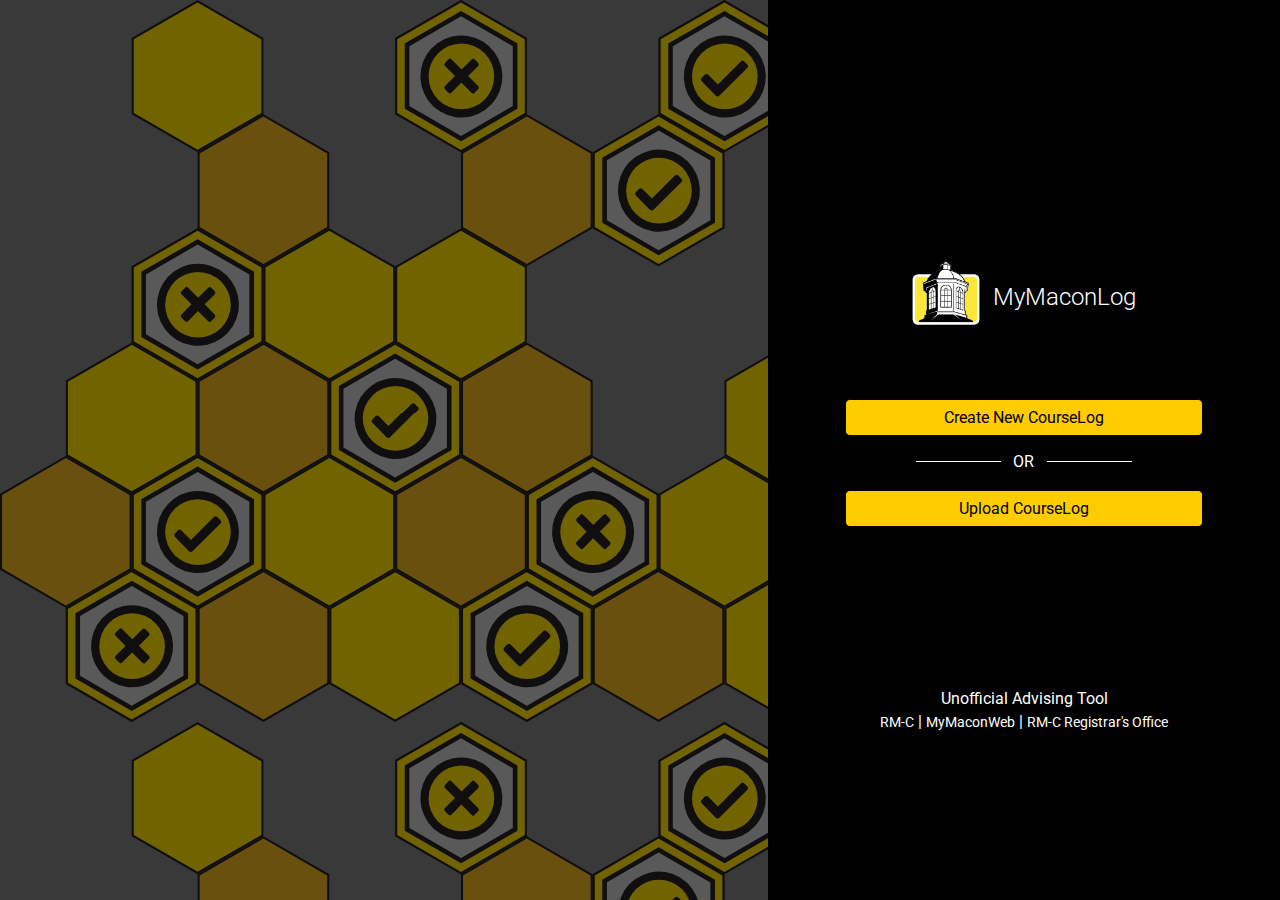
<file: index.html>
<!DOCTYPE html>
<html lang="en">
<head>
    <meta charset="UTF-8">
    <meta http-equiv="X-UA-Compatible" content="IE=edge">
    <meta name="viewport" content="width=device-width, initial-scale=1.0">
    <title>Login | MyMaconLog</title>
    <script src="./indexScript.js" async></script>
    <link rel="stylesheet" href="siteStyles.css">
</head>
<body>
    <div class="wrapper" id="login-wrapper">
        <div id="login-left">
            <div class="showcase-image"></div>
        </div>
        <div id="login-right">
            <div id="login">
                <div id="login-logo">
                    <img src="images/rmclogocolor.png" alt="rmc-logo">
                    <h1>MyMaconLog</h1>
                </div>
                <div class="start-options">
                    <button type="button" class="primary-btn login-btn" id="create-new-btn">Create New CourseLog</button>
                    <form class="input-field" id="input-new">
                        <label>Enter name</label>
                        <div class="name-field-line">
                            <input class="text-input" type="text" name="name-input" id="name-input" placeholder="name">
                            <button type="submit" class="primary-btn inline-btn" id="new-go-btn">Go</button>
                        </div>
                    </form>
                    <div class="or">
                        <hr class="bar">
                        <span>OR</span>
                        <hr class="bar">
                    </div>
                    <button type="button" class="primary-btn login-btn" id="upload-btn">Upload CourseLog</button>
                    <form class="input-field" id="input-upload">
                        <div class="upload-field-line">
                            <input type="file" name="file-upload" id="file-upload">
                            <button type="submit" class="primary-btn inline-btn" id="upload-submit-btn"><i class="fas fa-file-upload"></i>Upload</button>
                        </div>
                    </form>
                </div>  
            </div>
            <footer>
                <p>Unofficial Advising Tool</p>
                <div class="login-links">
                    <a href="https://www.rmc.edu/">RM-C</a> |
                    <a href="https://mymaconweb.rmc.edu/ics">MyMaconWeb</a> |
                    <a href="https://www.rmc.edu/offices/registrar">RM-C Registrar's Office</a>
                </div>
            </footer>
        </div>
    </div>
</body>
</html>
</file>
<file: siteStyles.css>
@import url('https://fonts.googleapis.com/css2?family=Roboto:ital,wght@0,100;0,300;0,400;0,500;0,700;0,900;1,100;1,300;1,400;1,500;1,700;1,900&display=swap');

/* ===== Site-wide Variables ===== */
:root {
    /* === Colors === */ 
    --black: #000;
    --yellow: #ffcc00; 
    --light-yellow: hsla(48, 100%, 50%, 0.3);
    --yellow-secondary: #E8A90C; 
    --gray: #808080; 
    --light-gray: hsl(0, 0%, 50%, 80%);
    --lighter-gray: rgba(128, 128, 128, 0.502); 
    --dark-blue: #005096; 
    --light-blue: #00A9E0; 
    --background: #eeeeee; 

    /* === Sizes === */ 
    --border-radius-size: 30px; 
    --border-radius-size-secondary: 0.3rem; 
    --border-radius-size-btn: .3rem; 
}

* {
    box-sizing: border-box;
    margin: 0; 
    padding: 0; 
    transition: .5s; 
    font-family: 'Roboto', sans-serif;
}

body {
    background-color: var(--background);
}

/* === NAVIGATION STYLES === */ 
.wrapper .sidenav {
    background-color: var(--black);
    position: fixed; 
    top: 0; 
    left: 0; 
    z-index: 1; 
    height: 100vh; 
    width: 250px; 
    transition: all 0.5s ease;
    color: white; 
    overflow: hidden; 
}

.wrapper .sidenav .menu-options {
    display: flex; 
    flex-direction: column; 
    justify-content: space-between;
    margin: 1rem;
    margin-top: .3rem; 
    height: calc(100% - 4.5rem);
}

.wrapper .sidenav .logo {
    display: flex; 
    flex-direction: row;
    gap: .6rem;
    align-items: center; 
    padding: .5rem 1rem .5rem 1rem;
}

.wrapper .sidenav .logo img {
    width: 44px; 
    height: auto; 
}

.wrapper .sidenav h3 {
    padding-top: .4rem;
    font-weight: 300; 
    font-size: 1.2rem; 
}

.wrapper .sidenav ul {
    list-style-type: none;
}
.wrapper .sidenav ul li a {
    display: block; 
    margin-bottom: .2rem; 
    padding: .5rem .1rem .5rem .35rem;
    font-size: 1rem;
    text-decoration: none; 
    color: white; 
    border-radius: var(--border-radius-size-secondary);
    position: relative;
    transition: none; 
}

.links ul li a .option-icon {
    width: 1.5rem; 
    display: inline-block;
    text-align: center; 
    transition: none; 
}

.wrapper .sidenav .active {
    color: black; 
    background-color: white; 
}

.wrapper .sidenav ul li a:hover {
    color: black;
    background-color: white;
}

/* === WRAPPER LEVEL STYLES === */
.main {
    margin-left: 250px; 
} 

body.active .wrapper .sidenav {
    margin-left: -250px; 
}

body.active .wrapper .main {
    margin-left: 0; 
    width: 100%; 
}

.grid {
    display: grid; 
    height: calc(100vh - 4.5rem);
    overflow-y: auto;
    margin: 0 1rem 1rem 1rem;
    gap: 1rem;
    border-radius: var(--border-radius-size); 
}

.content-area {
    border-radius: var(--border-radius-size);
    display: flex; 
    flex-direction: column; 
    flex: 1 1 100%; 
    gap: 1rem; 
    align-items: center; 
    justify-content: flex-start; 
    overflow-y: auto; 
    background: transparent;
    width: 100%; 
    height: auto; 
}

.content-box {
    background-color: #ffffff; 
    border-radius: var(--border-radius-size); 
    width: 100%; 
    padding: 1rem; 
    flex: 1 1 30%;
}

.content-box-content {
    margin-top: .35rem; 
    flex: 1 0; 
    overflow: hidden; 
}

.content-box-title {
    color: var(--gray);
    width: 100%;
    border-bottom: 2px solid var(--gray); 
}

.content-box-title h1 {
    font-weight: 400;
    font-size: 1.15rem; 
}

.content-box-content p {
    font-size: .9rem; 
    font-weight: 700; 
    font-style: italic;
}

/* === login styles === */
#login-wrapper {
    display: flex;
    flex-direction: row; 
    overflow: hidden; 
    color: white; 
}

#login-left {
    background-color: #393939; 
    background-image: url('images/indexBackground.svg');
    background-blend-mode: overlay;
    background-size: 120%; 
    width: 150%;
    flex: 1; 
    flex-basis: 6; 
}

#login-right {
    display: flex; 
    flex-direction: column; 
    align-items: center; 
    justify-content: center; 
    background-color: var(--black);
    flex: 1;
    flex-basis: 2;  
    height: 100vh; 
}

#login-logo {
    display: flex;
    gap: .75rem; 
    color: white; 
    align-items: center; 
    margin-bottom: 8vh; 
    width: 100%; 
    justify-content: center; 
}

#login-logo img {
    width: 70px; 
}

#login-logo h1 {
    padding-top: .5rem; 
    font-size: 1.5rem; 
    font-weight: 300; 
    
}

#login {
    margin-top: 10vh; 
    display: flex; 
    flex-direction: column; 
    justify-content: space-between;
    align-items: center; 
    width: 70%; 
    padding-bottom: 8vh; 
}

.start-options {
    width: 100%;
    display: flex; 
    flex-direction: column;
    align-items: center;  
}

#login input {
    width: 100%; 

}

#login label {
    font-size: 0.9rem;
    line-height: 1.5rem;
    font-weight: 500; 
}

#login .input-field {
    margin-top: .75rem; 
    width: 100%; 
    display: none; 
}

#login .name-field-line {
    display: flex; 
    gap: .25rem; 
}

#login .upload-field-line {
    display: flex; 
    gap: .25rem; 
}

#login .text-input {
    background: #393939; 
    border: 1px solid gray; 
    border-radius: var(--border-radius-size-secondary); 
    padding: 0.5rem; 
    font-size: 1rem; 
    color: white; 
}

#login .text-input::placeholder {
    color: gray; 
}

.text-input:focus {
    outline: none; 
}

#login .login-btn {
    width: 100%; 
}

#upload-btn {
    font-size: 1rem; 
    width: 100%;
}

#go-btn {
    width: 20%;
}

#login .inline-btn {
    border-color: var(--yellow); 
}

#login .inline-btn:hover {
    border-color: var(--yellow-secondary);
}

.or {
    width: 60%;
    display: flex; 
    flex-direction: row; 
    margin-bottom: 1.2rem;
    margin-top: 1rem;  
    align-items: center; 
    justify-content: center;  
}

#login .or .bar {
    flex: auto; 
    border: none; 
    height: 1px; 
    background: white; 
}

#login .or span {
    padding: 0 0.8rem; 
}
hr .bar {
    width: 100%;

}
footer {
    margin-top: 10vh;  
    text-align: center; 
    width: 80%; 
}
footer .login-links {
    margin-top: .25rem; 
}
footer .login-links a {
    color: white;
    font-size: 0.9rem; 
    text-decoration: none; 
    text-align: center; 
}

/* button */ 
.primary-btn {
    display: inline-block; 
    background-color: var(--yellow);
    border-radius: var(--border-radius-size-secondary); 
    transition: 0.5s;
    padding: .5rem .5rem .5rem .5rem;
    font-size: 1rem; 
    border: 1px solid black; 
    cursor: pointer; 
}

.secondary-btn {
    display: inline-block; 
    background-color: var(--lighter-gray);
    border-radius: .5rem; 
    transition: 0.5s;
    padding: .5rem .5rem .5rem .5rem;
    font-size: 1rem; 
    border: 1px solid black; 
    cursor: pointer;
}

.primary-btn:hover {
    background-color: var(--yellow-secondary);
}

.secondary-btn:hover {
    background-color: var(--light-gray);
}

#end-btn {
    text-align: left; 
    padding: .5rem .1rem .5rem .35rem;
    width: 100%; 
    font-size: 1rem; 
}

#logout-btn .button-icon {
    width: 1.5rem; 
    display: inline-block; 
    text-align: center; 
}

#menu-btn {
    display: flex; 
    justify-content: center; 
    align-items: center; 
    border-radius: 50%;
    border: none; 
    background-color: transparent;
    padding: .5rem;  
    margin-top: .75rem; 
    margin-left: .5rem; 
    margin: .75rem .5rem .75rem .5rem; 
    transition: .5s; 
    position: sticky; 
    top: 0.75rem; 
}

#menu-btn:hover {
    background-color: #d3d3d3;
}


/* === Dashboard styles === */
#dash-grid {
    grid-template-columns: 1.75fr 3fr;
    grid-template-rows: 1fr; 
    grid-template-areas: 
        "column1 column2";
}

#dash-left .content-area {
    grid-area: column1 ;
}

#dash-right .content-area {
    grid-area: column2;
}

#dash-left .content-box-title {
    border: none; 
}
#dash-left .content-box-title h1 {
    color: var(--light-gray);
    font-size: 1rem; 
}

#welcome-btns {
    display: flex; 
    justify-content: space-evenly; 
    align-items: center; 
    width: 100%; 
}

.welcome-btn {
    width: 40%; 
}

#welcome img{ 
    float: right; 
}


/* checklist course items */

.checklist-row {
    display: flex;
    align-items: center; 
    padding: .35rem .25rem;
    margin: .25rem  0 .25rem 0;
    border-radius: var(--border-radius-size-secondary)
}

.title-row {
    background-color: var(--black);
    color: white; 
}

.sub-title-row {
    background-color: var(--lighter-gray); 
    color: black;
    margin-left: 1.5rem; 
}
.status-icon {
    font-size: 1.2rem; 
    width: 2rem; 
    text-align: center; 
}

.checklist-course-list {
    margin-left: 3rem; 
}

#wellness-course-list, #elective-course-list {
    margin-left: 0; 
}

.course-row .course-code {
    font-weight: 700; 
    text-align: left; 
}

.course-row .course-name {
    text-align: left;
    margin-left: .5rem; 

}

.empty-row .underline-empty {
    width: 50%; 
    height: 1rem; 
    border-bottom: 2px solid black; 
}
/* Progress Trackers */
#dash-left .content-box { 
    display: flex; 
    flex-direction: column; 
    background-color: transparent;
}
.progress-trackers {
    display: flex; 
    flex-direction: column; 
    gap: .70rem; 
    margin-top: .25rem;
    flex: 1 0; 
    font-size: .85rem; 
}

.tracker {
    padding: .75rem; 
    border: 2px solid var(--light-gray);
    color: var(--light-gray);
    border-radius: var(--border-radius-size-secondary);
}

.tracker-title-row {
    display: flex; 
    justify-content: space-between; 
    align-items: center;
    width: 100%; 
    margin-bottom: .5rem;  
}

.progress-bar-track {
    display: flex; 
    align-items: center; 
    width: 100%; 
    height: .5rem; 
    background-color: hsl(0, 0%, 50%, 20%);
    border-radius: var(--border-radius-size);
}

.progress-bar {
    margin: 0 .1rem 0 .1rem; 
    width: 5%; 
    height: .3rem; 
    background-color: var(--light-gray); 
    border-radius: var(--border-radius-size);
}

/* === Search Styles === */
#search-grid {
    grid-template-columns: 1.5fr 3fr;
    grid-template-rows: 1fr; 
    grid-template-areas: 
        "column1 column2";
}

#search-left {
    grid-area: column1; 
}

.search-options {
    margin: 1rem 0 1.35rem 0; 
}
.search-option {
    margin-bottom: 1rem; 
}
.content-box-content select {
    width: 100%; 
    padding: .5rem .5rem .5rem .5rem;
    font-size: 1rem; 
}

.search-btn {
    margin-top: 0rem; 
    width: 100%; 
}

.add-btns {
    display: flex; 
    justify-content: space-between;
    margin: .25rem 0 0 0rem; 
}

.add-panel-btn {
    width: 48%; 
}

#add-panel p {
    font-size: 1.25rem; 
}

#search-left .content-box {
    flex: 0 1; 
}

#success-box {
    color: black;
    background-color: var(--light-yellow);
    border-radius: var(--border-radius-size-secondary); 
    border: 1px solid var(--black);
    padding: .25rem;
    margin-top: .65rem; 
}

#success-box p { 
    font-weight: 400; 
    font-style: normal; 
    transition: none; 
    font-size: .8rem; 
}
/* style results table */
#search-right {
    grid-area: column2;
}

#search-right .content-box {
    height: 100%;
    display: flex; 
    flex-direction: column; 
    overflow: hidden; 
}

#search-right .content-box-content {
    display: flex; 
    flex-direction: column;

}

.results-row.table-header {
    background-color: var(--lighter-gray);
    font-weight: 500;
    border: none; 
    border-radius: var(--border-radius-size-secondary);
}

.results-row {
    display: flex;
    align-items: center; 
    /*padding: .35rem .25rem;
    margin: .25rem  0 .25rem 0;*/
    gap: .5rem; 
    padding: .35rem;
    border-bottom: 1px solid var(--gray);
}

.results-select {
    width: 10%; 
    display: flex; 
    justify-content: center; 
    align-items: center; 
}

.results-code {
    width: 20%; 

}

.results-name {
    width: 48%;
}

.results-designations {
    width: 28%; 
}

.results-box {
    overflow-y: auto;
}

/* === log styles === */
#courselog-grid {
    grid-template-columns: 1fr;
    grid-template-rows: 1fr; 
    grid-template-areas: 
        "column1";
}

#courselog-column .content-box {
    height: 100%;
    display: flex; 
    flex-direction: column; 
    overflow: hidden; 
}

#courselog-column .content-box-content {
    display: flex; 
    flex-direction: column; 
}

.courselog-options {
    display: flex; 
    justify-content: space-between; 
    align-items: center; 
    margin-bottom: .35rem; 
}

.courselog-btns {
    display: flex; 
    justify-content: end; 
    gap: .5rem; 
    width: 40%; 
}
.courselog-options p {
    font-size: 1.25rem; 
}

.courselog-btn {
    width: 50%; 
}

#courselog-column #success-box {
    margin-top: 0; 
    margin-bottom: .35rem; 
}

/* === Media Queries === */

@media (max-width:1000px) {
    .grid { 
        height: 100%; 
        overflow-y: auto; 
    }

    #dash-grid {
        grid-template-columns: 1fr; 
        grid-template-rows: 1fr 1fr; 
        grid-template-areas: 
            "column2"
            "column1"; 
    }

    #dash-left {
        grid-area: column1;
    }

    #dash-right {
        grid-area: column2;
    }

    #search-grid {
        grid-template-columns: 1fr; 
        grid-template-rows: 1fr 1fr; 
        grid-template-areas: 
            "column1"
            "column2"; 
    }

    #search-left {
        grid-area: column1;
    }

    #search-right {
        grid-area: column2;
    }

    #welcome-btns {
        flex-direction: column; 
        gap: 1rem; 
    }

    .welcome-btn {
        width: 90%; 
    }

    .sub-title-row {
        margin-left: 0; 
    }
    .checklist-course-list {
        margin-left: 0; 
    }
}

@media(min-width: 1200px) {
    #login-left {
        flex: 6; 
    }

    #login-right {
        flex: 4; 
    }
}
</file>
